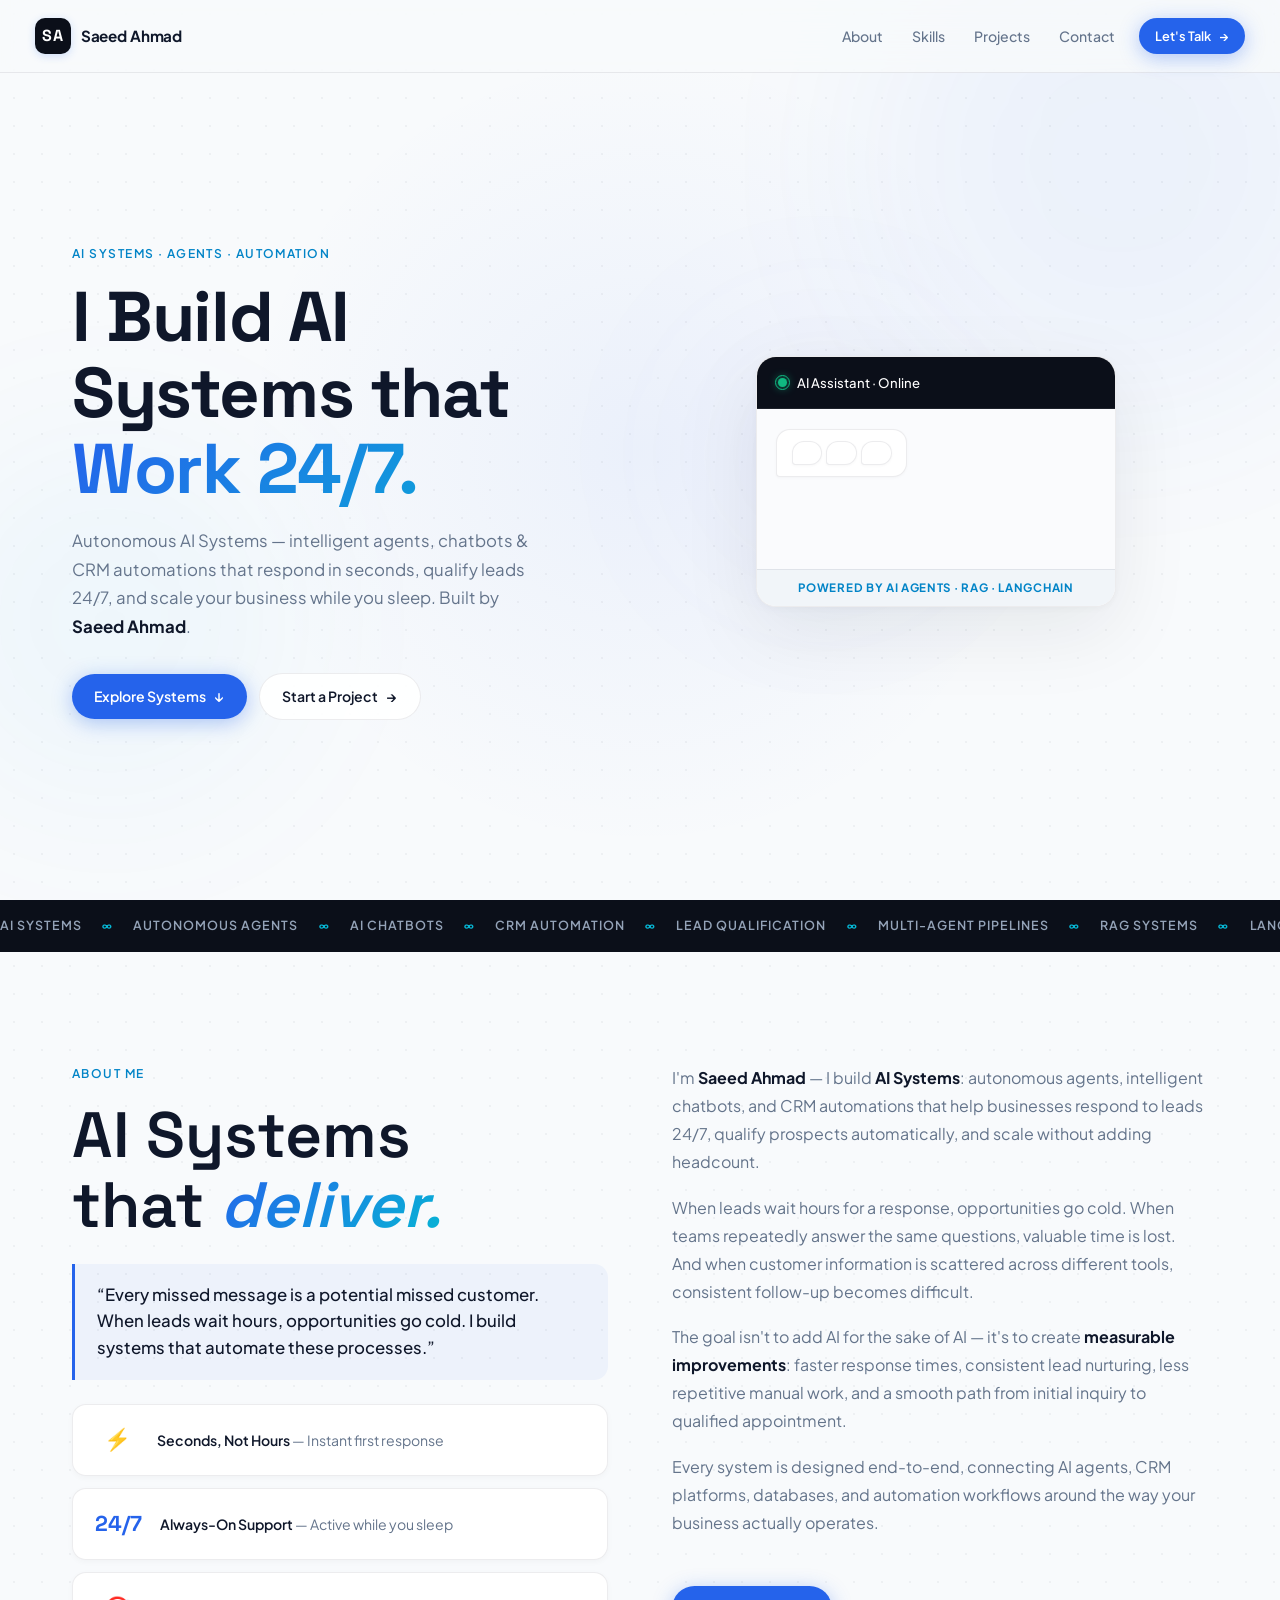
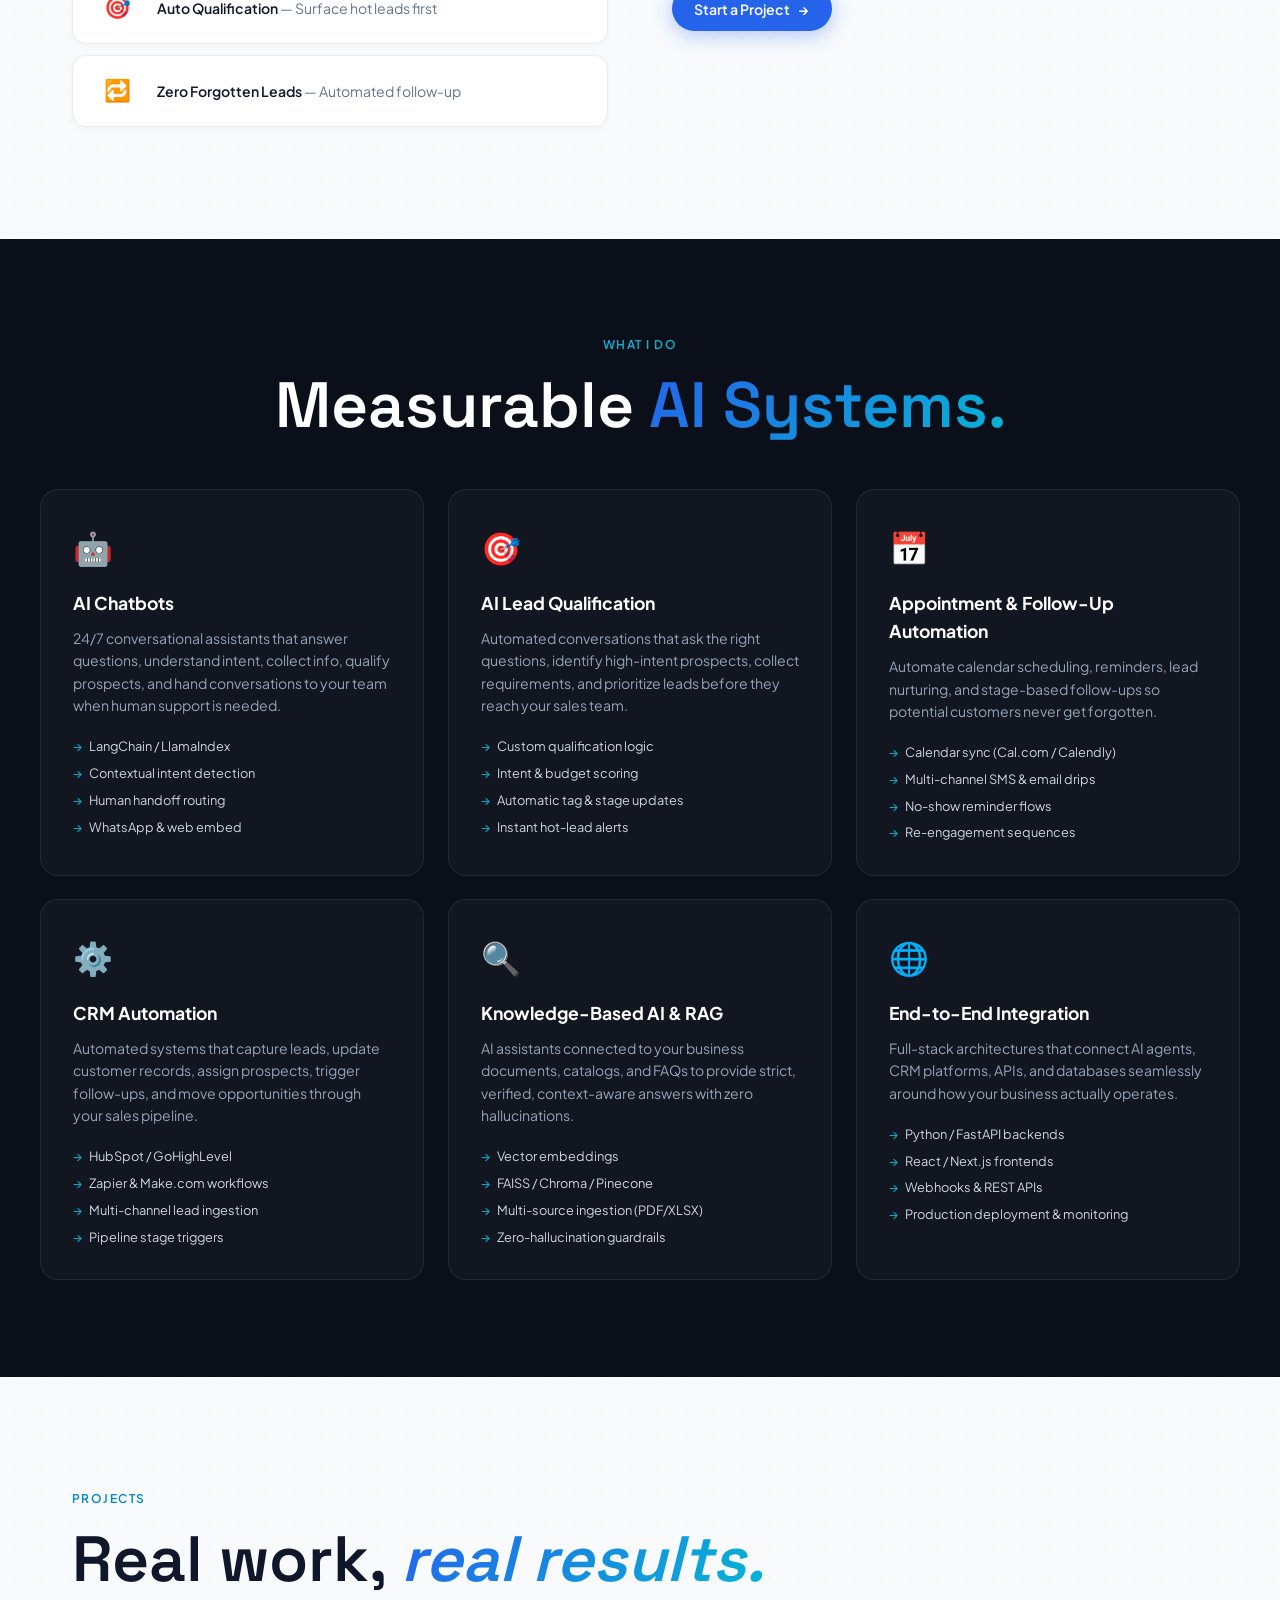
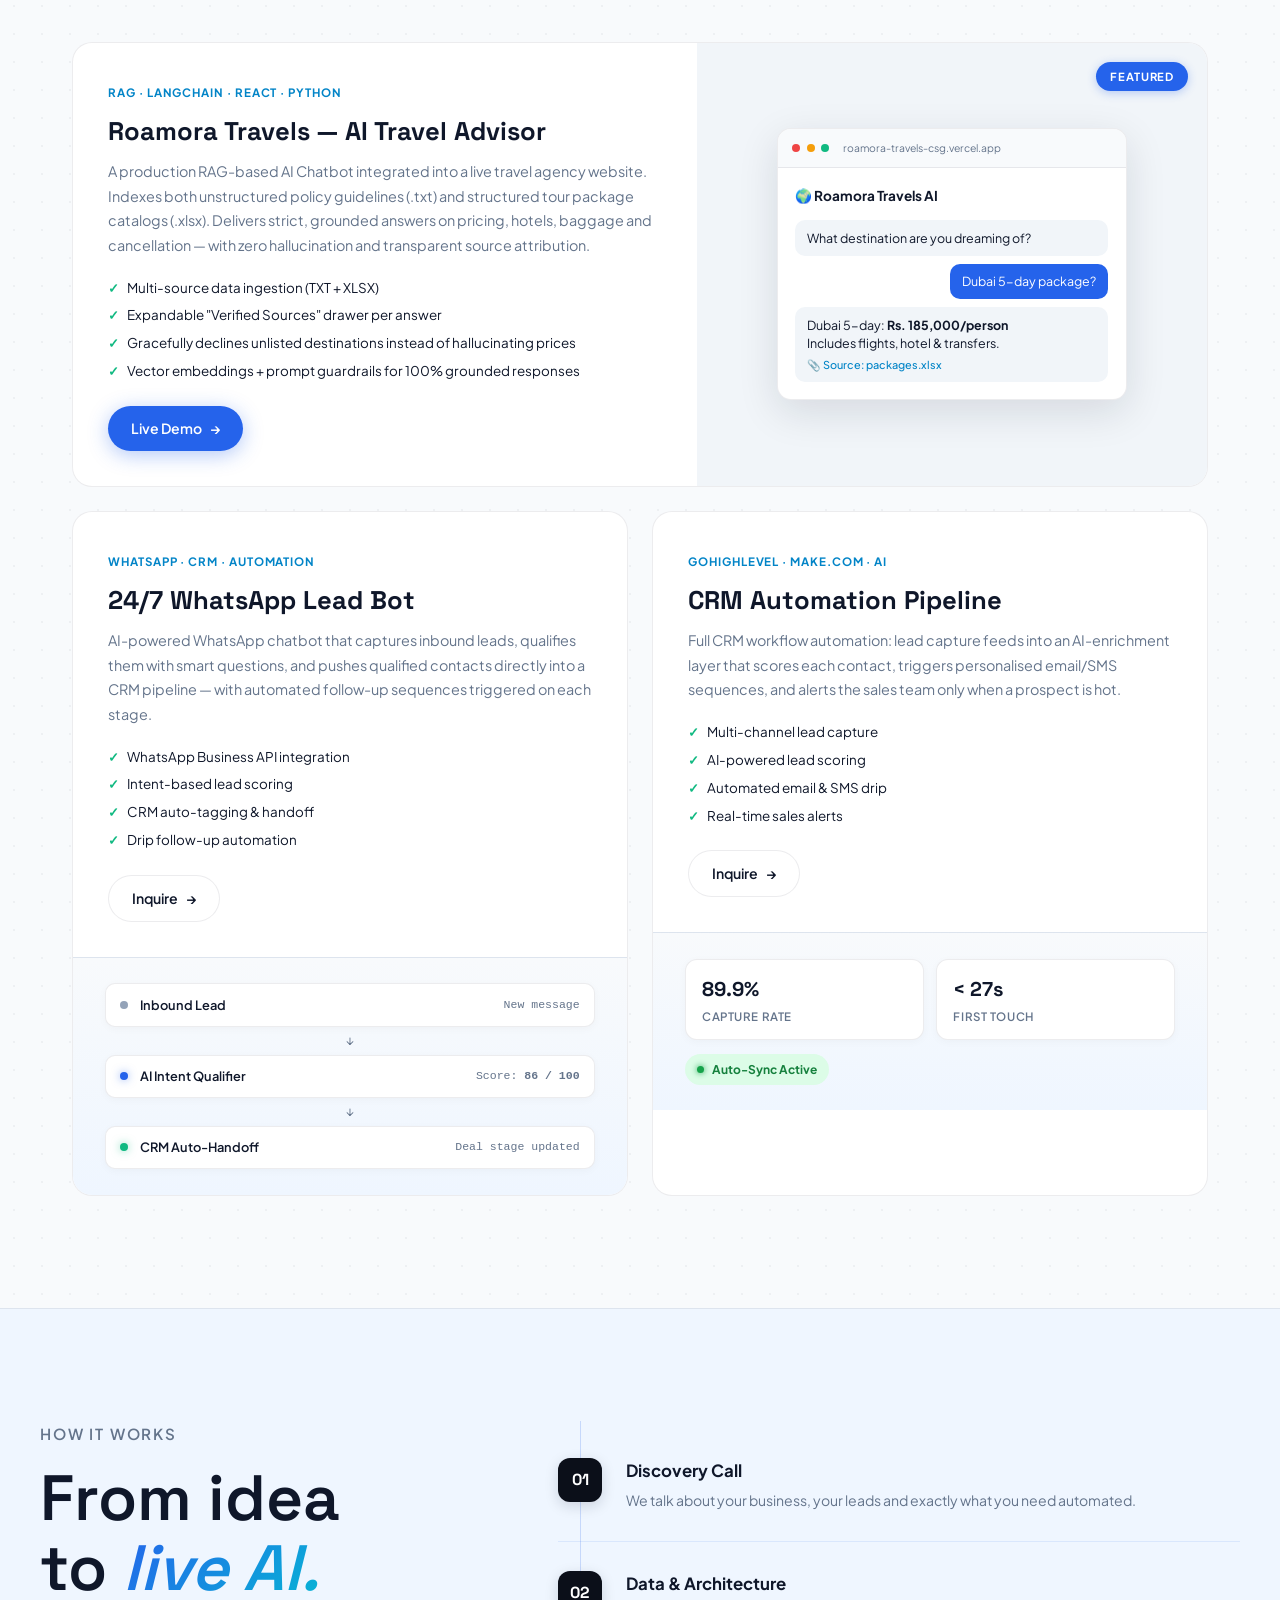
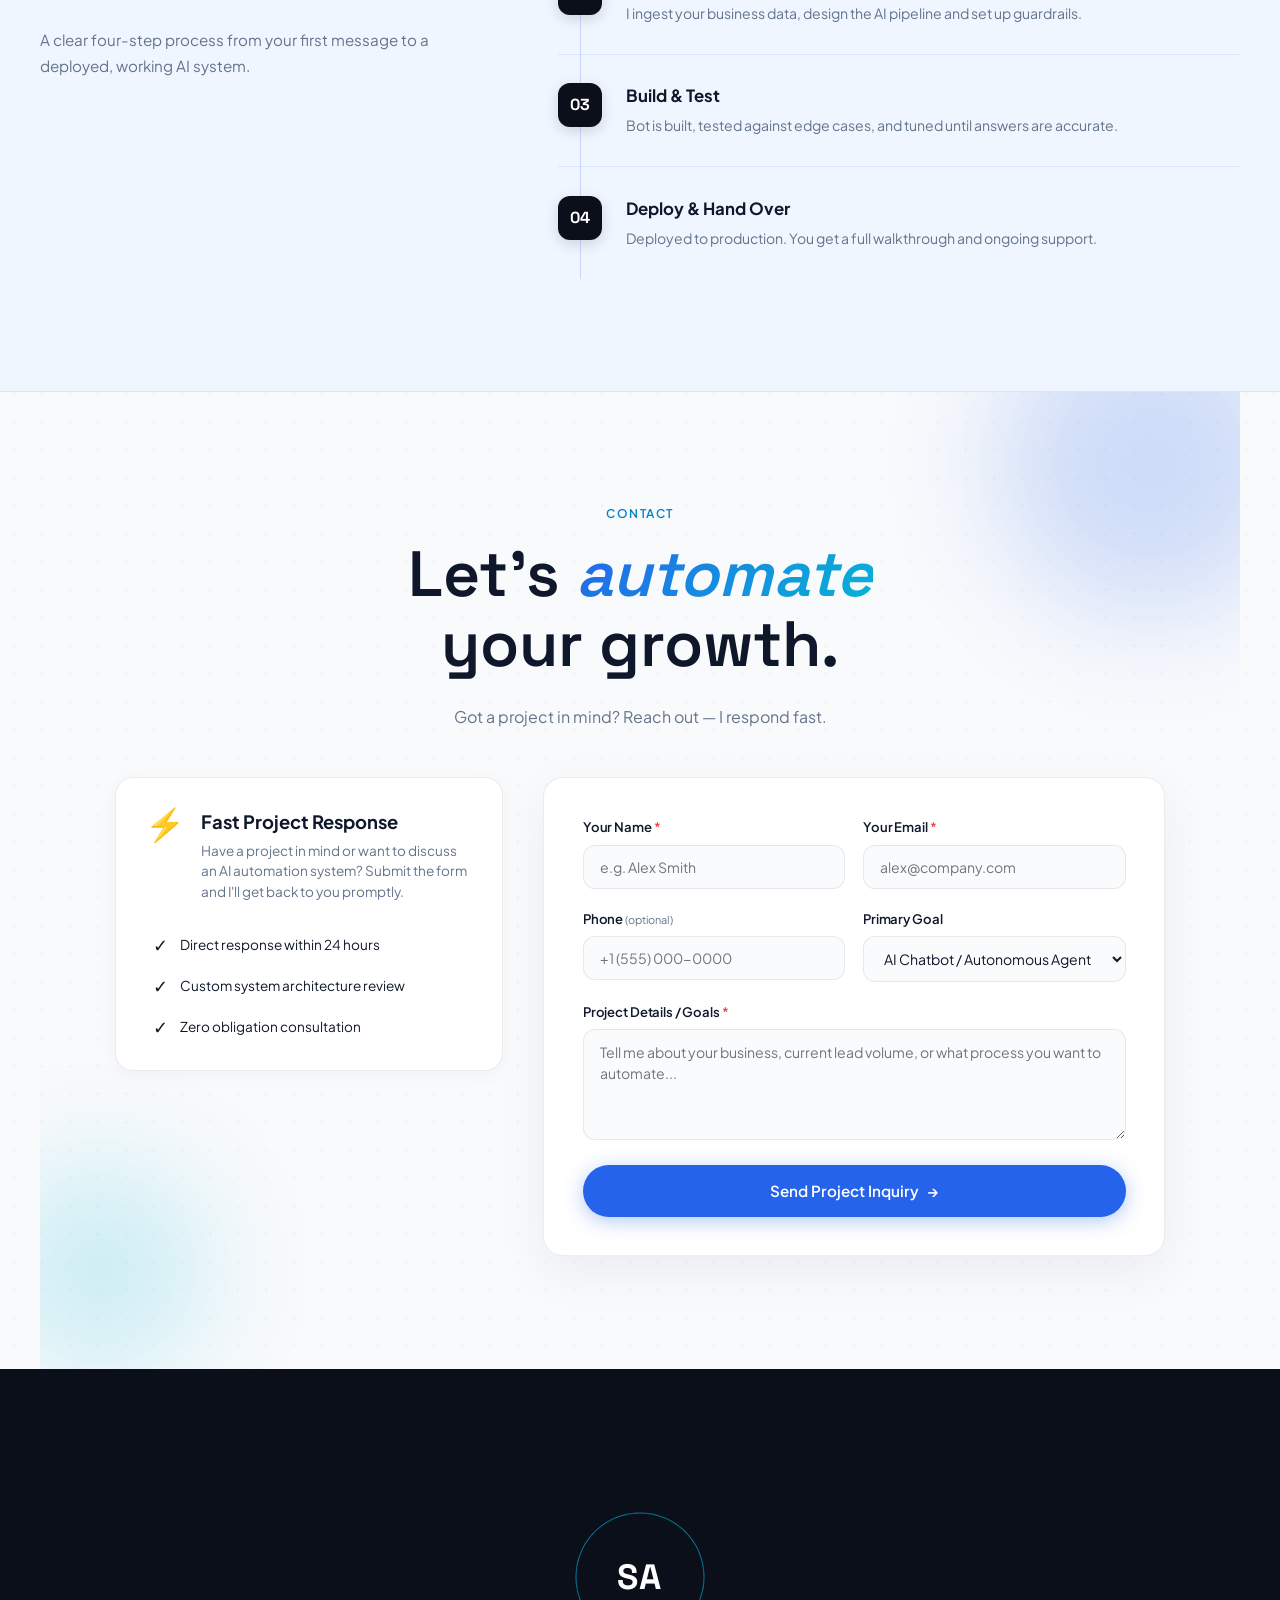
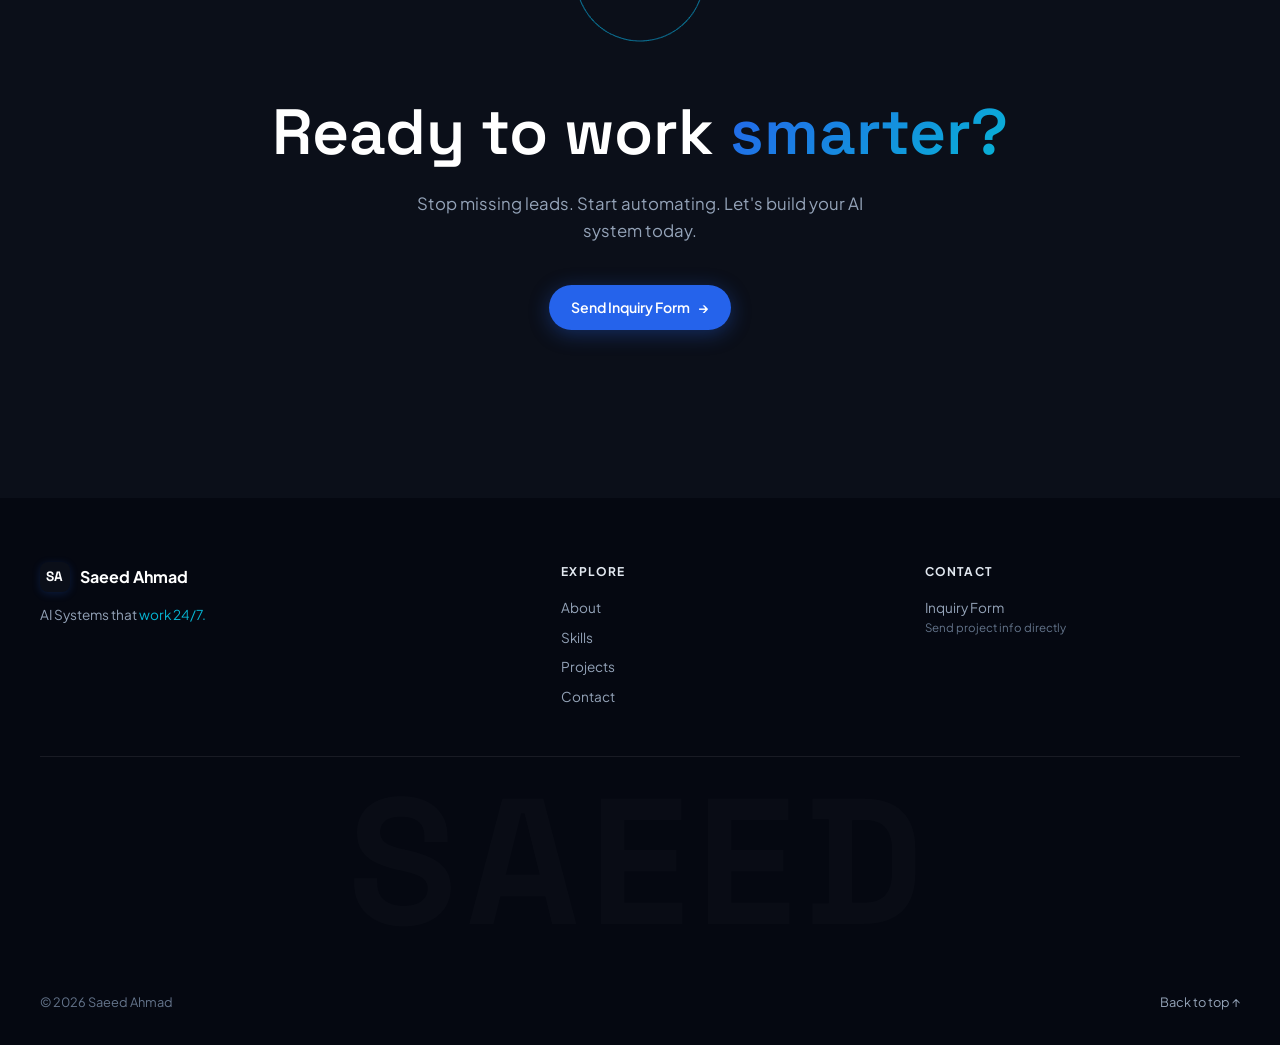
<file: index.html>
<!DOCTYPE html>
<html lang="en">
<head>
  <meta charset="UTF-8" />
  <meta name="viewport" content="width=device-width, initial-scale=1" />
  <title>Saeed Ahmad · AI Systems Builder</title>
  <meta name="description" content="Saeed Ahmad builds AI Systems — autonomous agents, chatbots & CRM automations that respond 24/7, qualify leads and scale businesses." />
  
  <!-- Favicon -->
  <link rel="icon" type="image/svg+xml" href="favicon.svg" />

  <!-- Open Graph / Social Sharing -->
  <meta property="og:type" content="website" />
  <meta property="og:title" content="Saeed Ahmad · AI Systems Builder" />
  <meta property="og:description" content="Autonomous AI Systems — agents, chatbots & CRM automations that respond in seconds, qualify leads 24/7, and scale businesses." />
  <meta name="twitter:card" content="summary_large_image" />
  <meta name="twitter:title" content="Saeed Ahmad · AI Systems Builder" />
  <meta name="twitter:description" content="Autonomous AI Systems — agents, chatbots & CRM automations that respond 24/7." />

  <link rel="preconnect" href="https://fonts.googleapis.com" />
  <link rel="preconnect" href="https://fonts.gstatic.com" crossorigin />
  <link href="https://fonts.googleapis.com/css2?family=Plus+Jakarta+Sans:wght@300;400;500;600;700;800&family=Space+Grotesk:wght@400;500;600;700&display=swap" rel="stylesheet" />
  <link rel="stylesheet" href="style.css?v=7" />
</head>
<body>

  <!-- LOADER -->
  <div class="loader" id="loader">
    <div class="loader-ring"><span></span><span></span></div>
    <p class="loader-name">SA</p>
  </div>

  <!-- HEADER -->
  <header class="top" id="top">
    <a class="brand" href="#hero">
      <span class="brand-mark">SA</span>
      <span class="brand-name">Saeed Ahmad</span>
    </a>
    <nav class="nav" id="main-nav" aria-label="Main">
      <a href="#about">About</a>
      <a href="#skills">Skills</a>
      <a href="#projects">Projects</a>
      <a href="#contact">Contact</a>
    </nav>
    <a class="btn red small" href="#contact">
      <span>Let's Talk</span><i>→</i>
    </a>
    <button class="burger" id="burger" aria-expanded="false" aria-controls="main-nav" aria-label="Open menu">
      <i></i><i></i>
    </button>
  </header>

  <main id="main">

    <!-- HERO -->
    <section class="hero" id="hero">
      <div class="hero-bg" aria-hidden="true">
        <div class="orb orb-1"></div>
        <div class="orb orb-2"></div>
        <div class="orb orb-3"></div>
      </div>
      <div class="hero-t">
        <p class="kick" data-reveal>AI Systems · Agents · Automation</p>
        <h1 class="hero-h" data-reveal>
          <span class="w">I Build AI</span>
          <span class="w">Systems that</span>
          <em class="w">Work 24/7.</em>
        </h1>
        <p class="lede" data-reveal>
          Autonomous AI Systems — intelligent agents, chatbots & CRM automations that respond in seconds, qualify leads 24/7, and scale your business while you sleep. Built by <strong>Saeed Ahmad</strong>.
        </p>

        <div class="hero-actions ctas" data-reveal>
          <a class="btn red" href="#projects">
            <span>Explore Systems</span><i>↓</i>
          </a>
          <a class="btn line" href="#contact">
            <span>Start a Project</span><i>→</i>
          </a>
        </div>

      </div>
      <div class="hero-art" aria-hidden="true">
        <div class="bot-card">
          <div class="bot-header">
            <span class="bot-dot green"></span>
            <span class="bot-title">AI Assistant · Online</span>
          </div>
          <div class="bot-body">
            <div class="msg bot-msg"><span>Hi! I qualify your leads 24/7. What's your budget?</span></div>
            <div class="msg user-msg"><span>Around $500–$2000/month</span></div>
            <div class="msg bot-msg typing"><span class="dot"></span><span class="dot"></span><span class="dot"></span></div>
          </div>
          <div class="bot-tag">Powered by AI Agents · RAG · LangChain</div>
        </div>
      </div>
    </section>

    <!-- MARQUEE -->
    <div class="mq" aria-label="Services">
      <div class="mq-t">
        <span>AI Systems <b>∞</b> Autonomous Agents <b>∞</b> AI Chatbots <b>∞</b> CRM Automation <b>∞</b> Lead Qualification <b>∞</b> Multi-Agent Pipelines <b>∞</b> RAG Systems <b>∞</b> LangChain <b>∞</b> Zero Forgotten Leads <b>∞</b></span>
        <span aria-hidden="true">AI Systems <b>∞</b> Autonomous Agents <b>∞</b> AI Chatbots <b>∞</b> CRM Automation <b>∞</b> Lead Qualification <b>∞</b> Multi-Agent Pipelines <b>∞</b> RAG Systems <b>∞</b> LangChain <b>∞</b> Zero Forgotten Leads <b>∞</b></span>
      </div>
    </div>

    <!-- ABOUT -->
    <section class="about" id="about">
      <div class="about-wrap">
        <div class="about-l">
          <p class="kick" data-reveal>About Me</p>
          <h2 class="sec-h" data-reveal>AI Systems<br>that <em>deliver.</em></h2>
          <div class="about-quote" data-reveal>
            <p>“Every missed message is a potential missed customer. When leads wait hours, opportunities go cold. I build systems that automate these processes.”</p>
          </div>
          <div class="about-cards">
            <div class="stat-card" data-reveal><b>⚡</b><span><strong>Seconds, Not Hours</strong> — Instant first response</span></div>
            <div class="stat-card" data-reveal><b>24/7</b><span><strong>Always-On Support</strong> — Active while you sleep</span></div>
            <div class="stat-card" data-reveal><b>🎯</b><span><strong>Auto Qualification</strong> — Surface hot leads first</span></div>
            <div class="stat-card" data-reveal><b>🔁</b><span><strong>Zero Forgotten Leads</strong> — Automated follow-up</span></div>
          </div>
        </div>
        <div class="about-r" data-reveal>
          <p>I'm <strong>Saeed Ahmad</strong> — I build <strong>AI Systems</strong>: autonomous agents, intelligent chatbots, and CRM automations that help businesses respond to leads 24/7, qualify prospects automatically, and scale without adding headcount.</p>
          <p>When leads wait hours for a response, opportunities go cold. When teams repeatedly answer the same questions, valuable time is lost. And when customer information is scattered across different tools, consistent follow-up becomes difficult.</p>
          <p>The goal isn't to add AI for the sake of AI — it's to create <strong>measurable improvements</strong>: faster response times, consistent lead nurturing, less repetitive manual work, and a smooth path from initial inquiry to qualified appointment.</p>
          <p>Every system is designed end-to-end, connecting AI agents, CRM platforms, databases, and automation workflows around the way your business actually operates.</p>
          <a class="btn red" href="#contact" style="margin-top:2rem;display:inline-flex;">
            <span>Start a Project</span><i>→</i>
          </a>
        </div>
      </div>
    </section>

    <!-- SKILLS -->
    <section class="skills" id="skills">
      <p class="kick center" data-reveal>What I Do</p>
      <h2 class="sec-h center" data-reveal>Measurable <em>AI Systems.</em></h2>
      <div class="skills-grid">
        <div class="skill-card" data-reveal>
          <div class="skill-icon">🤖</div>
          <h3>AI Chatbots</h3>
          <p>24/7 conversational assistants that answer questions, understand intent, collect info, qualify prospects, and hand conversations to your team when human support is needed.</p>
          <ul><li>LangChain / LlamaIndex</li><li>Contextual intent detection</li><li>Human handoff routing</li><li>WhatsApp & web embed</li></ul>
        </div>
        <div class="skill-card" data-reveal>
          <div class="skill-icon">🎯</div>
          <h3>AI Lead Qualification</h3>
          <p>Automated conversations that ask the right questions, identify high-intent prospects, collect requirements, and prioritize leads before they reach your sales team.</p>
          <ul><li>Custom qualification logic</li><li>Intent & budget scoring</li><li>Automatic tag & stage updates</li><li>Instant hot-lead alerts</li></ul>
        </div>
        <div class="skill-card" data-reveal>
          <div class="skill-icon">📅</div>
          <h3>Appointment & Follow-Up Automation</h3>
          <p>Automate calendar scheduling, reminders, lead nurturing, and stage-based follow-ups so potential customers never get forgotten.</p>
          <ul><li>Calendar sync (Cal.com / Calendly)</li><li>Multi-channel SMS & email drips</li><li>No-show reminder flows</li><li>Re-engagement sequences</li></ul>
        </div>
        <div class="skill-card" data-reveal>
          <div class="skill-icon">⚙️</div>
          <h3>CRM Automation</h3>
          <p>Automated systems that capture leads, update customer records, assign prospects, trigger follow-ups, and move opportunities through your sales pipeline.</p>
          <ul><li>HubSpot / GoHighLevel</li><li>Zapier & Make.com workflows</li><li>Multi-channel lead ingestion</li><li>Pipeline stage triggers</li></ul>
        </div>
        <div class="skill-card" data-reveal>
          <div class="skill-icon">🔍</div>
          <h3>Knowledge-Based AI & RAG</h3>
          <p>AI assistants connected to your business documents, catalogs, and FAQs to provide strict, verified, context-aware answers with zero hallucinations.</p>
          <ul><li>Vector embeddings</li><li>FAISS / Chroma / Pinecone</li><li>Multi-source ingestion (PDF/XLSX)</li><li>Zero-hallucination guardrails</li></ul>
        </div>
        <div class="skill-card" data-reveal>
          <div class="skill-icon">🌐</div>
          <h3>End-to-End Integration</h3>
          <p>Full-stack architectures that connect AI agents, CRM platforms, APIs, and databases seamlessly around how your business actually operates.</p>
          <ul><li>Python / FastAPI backends</li><li>React / Next.js frontends</li><li>Webhooks & REST APIs</li><li>Production deployment & monitoring</li></ul>
        </div>
      </div>
    </section>

    <!-- PROJECTS -->
    <section class="projects" id="projects">
      <p class="kick" data-reveal>Projects</p>
      <h2 class="sec-h" data-reveal>Real work, <em>real results.</em></h2>
      <div class="proj-grid">

        <!-- Featured -->
        <article class="proj-card featured" data-reveal>
          <div class="proj-badge">Featured</div>
          <div class="proj-content">
            <span class="proj-tag">RAG · LangChain · React · Python</span>
            <h3>Roamora Travels — AI Travel Advisor</h3>
            <p>A production RAG-based AI Chatbot integrated into a live travel agency website. Indexes both unstructured policy guidelines (.txt) and structured tour package catalogs (.xlsx). Delivers strict, grounded answers on pricing, hotels, baggage and cancellation — with zero hallucination and transparent source attribution.</p>
            <ul class="proj-highlights">
              <li>Multi-source data ingestion (TXT + XLSX)</li>
              <li>Expandable "Verified Sources" drawer per answer</li>
              <li>Gracefully declines unlisted destinations instead of hallucinating prices</li>
              <li>Vector embeddings + prompt guardrails for 100% grounded responses</li>
            </ul>
            <div class="proj-links">
              <a class="btn red" href="https://roamora-travels-csg.vercel.app/" target="_blank" rel="noopener">
                <span>Live Demo</span><i>→</i>
              </a>
            </div>
          </div>
          <div class="proj-visual" aria-hidden="true">
            <div class="proj-mock">
              <div class="mock-bar">
                <span></span><span></span><span></span>
                <div class="mock-url">roamora-travels-csg.vercel.app</div>
              </div>
              <div class="mock-body">
                <div class="mock-header">🌍 Roamora Travels AI</div>
                <div class="mock-chat">
                  <div class="mock-msg bot">What destination are you dreaming of?</div>
                  <div class="mock-msg user">Dubai 5-day package?</div>
                  <div class="mock-msg bot">Dubai 5-day: <strong>Rs. 185,000/person</strong><br>Includes flights, hotel & transfers.<span class="mock-source">📎 Source: packages.xlsx</span></div>
                </div>
              </div>
            </div>
          </div>
        </article>

        <!-- Card 2 -->
        <article class="proj-card" data-reveal>
          <div class="proj-content">
            <span class="proj-tag">WhatsApp · CRM · Automation</span>
            <h3>24/7 WhatsApp Lead Bot</h3>
            <p>AI-powered WhatsApp chatbot that captures inbound leads, qualifies them with smart questions, and pushes qualified contacts directly into a CRM pipeline — with automated follow-up sequences triggered on each stage.</p>
            <ul class="proj-highlights">
              <li>WhatsApp Business API integration</li>
              <li>Intent-based lead scoring</li>
              <li>CRM auto-tagging & handoff</li>
              <li>Drip follow-up automation</li>
            </ul>
            <div class="proj-links">
              <a class="btn line" href="#contact">
                <span>Inquire</span><i>→</i>
              </a>
            </div>
          </div>
          <div class="proj-visual-mini" aria-hidden="true">
            <div class="pipeline-preview">
              <div class="pipe-node active">
                <span class="p-dot"></span>
                <span class="p-title">Inbound Lead</span>
                <span class="p-val">New message</span>
              </div>
              <div class="pipe-arrow">↓</div>
              <div class="pipe-node active">
                <span class="p-dot blue"></span>
                <span class="p-title">AI Intent Qualifier</span>
                <span class="p-val">Score: <strong data-counter="94" data-suffix=" / 100">0 / 100</strong></span>
              </div>
              <div class="pipe-arrow">↓</div>
              <div class="pipe-node">
                <span class="p-dot green"></span>
                <span class="p-title">CRM Auto-Handoff</span>
                <span class="p-val">Deal stage updated</span>
              </div>
            </div>
          </div>
        </article>

        <!-- Card 3 -->
        <article class="proj-card" data-reveal>
          <div class="proj-content">
            <span class="proj-tag">GoHighLevel · Make.com · AI</span>
            <h3>CRM Automation Pipeline</h3>
            <p>Full CRM workflow automation: lead capture feeds into an AI-enrichment layer that scores each contact, triggers personalised email/SMS sequences, and alerts the sales team only when a prospect is hot.</p>
            <ul class="proj-highlights">
              <li>Multi-channel lead capture</li>
              <li>AI-powered lead scoring</li>
              <li>Automated email & SMS drip</li>
              <li>Real-time sales alerts</li>
            </ul>
            <div class="proj-links">
              <a class="btn line" href="#contact">
                <span>Inquire</span><i>→</i>
              </a>
            </div>
          </div>
          <div class="proj-visual-mini" aria-hidden="true">
            <div class="crm-preview">
              <div class="crm-stat-row">
                <div class="crm-stat"><span class="cs-num" data-counter="98.2" data-decimals="1" data-suffix="%">0.0%</span><span class="cs-lbl">Capture Rate</span></div>
                <div class="crm-stat"><span class="cs-num" data-counter="30" data-prefix="< " data-suffix="s">&lt; 0s</span><span class="cs-lbl">First Touch</span></div>
              </div>
              <div class="crm-live-badge"><span class="ping-circle"></span> Auto-Sync Active</div>
            </div>
          </div>
        </article>

      </div>
    </section>

    <!-- PROCESS -->
    <section class="process" id="process">
      <div class="process-wrap">
        <div class="process-l">
          <p class="kick" data-reveal>How It Works</p>
          <h2 class="sec-h" data-reveal>From idea<br>to <em>live AI.</em></h2>
          <p data-reveal>A clear four-step process from your first message to a deployed, working AI system.</p>
        </div>
        <ol class="process-steps">
          <li data-reveal><span class="step-n">01</span><div><h3>Discovery Call</h3><p>We talk about your business, your leads and exactly what you need automated.</p></div></li>
          <li data-reveal><span class="step-n">02</span><div><h3>Data & Architecture</h3><p>I ingest your business data, design the AI pipeline and set up guardrails.</p></div></li>
          <li data-reveal><span class="step-n">03</span><div><h3>Build & Test</h3><p>Bot is built, tested against edge cases, and tuned until answers are accurate.</p></div></li>
          <li data-reveal><span class="step-n">04</span><div><h3>Deploy & Hand Over</h3><p>Deployed to production. You get a full walkthrough and ongoing support.</p></div></li>
        </ol>
      </div>
    </section>

    <!-- CONTACT -->
    <section class="contact" id="contact">
      <div class="contact-drops" aria-hidden="true">
        <div class="drop d1"></div><div class="drop d2"></div><div class="drop d3"></div>
      </div>
      <p class="kick center" data-reveal>Contact</p>
      <h2 class="sec-h center" data-reveal>Let's <em>automate</em><br>your growth.</h2>
      <p class="contact-sub center" data-reveal>Got a project in mind? Reach out — I respond fast.</p>
      <div class="contact-wrap" data-reveal>
        <div class="contact-info-side">
          <div class="contact-fast-card">
            <div class="cfc-head">
              <span class="cfc-icon">⚡</span>
              <div>
                <h3>Fast Project Response</h3>
                <p>Have a project in mind or want to discuss an AI automation system? Submit the form and I'll get back to you promptly.</p>
              </div>
            </div>
            <div class="contact-perks">
              <div class="c-perk"><span>✓</span> Direct response within 24 hours</div>
              <div class="c-perk"><span>✓</span> Custom system architecture review</div>
              <div class="c-perk"><span>✓</span> Zero obligation consultation</div>
            </div>
          </div>
        </div>

        <form class="contact-form" id="contact-form" action="https://formsubmit.co/ajax/nyxora.csg@gmail.com" method="POST">
          <input type="text" name="_honey" style="display:none">
          <input type="hidden" name="_template" value="table">
          <input type="hidden" name="_subject" value="New AI System Inquiry — Saeed Ahmad Portfolio">

          <div class="form-row">
            <div class="form-group">
              <label for="c-name">Your Name <em>*</em></label>
              <input type="text" id="c-name" name="name" placeholder="e.g. Alex Smith" required>
            </div>
            <div class="form-group">
              <label for="c-email">Your Email <em>*</em></label>
              <input type="email" id="c-email" name="email" placeholder="alex@company.com" required>
            </div>
          </div>

          <div class="form-row">
            <div class="form-group">
              <label for="c-phone">Phone <small>(optional)</small></label>
              <input type="tel" id="c-phone" name="phone" placeholder="+1 (555) 000-0000">
            </div>
            <div class="form-group">
              <label for="c-service">Primary Goal</label>
              <select id="c-service" name="service">
                <option value="AI Chatbot / Agent">AI Chatbot / Autonomous Agent</option>
                <option value="Lead Qualification System">Lead Qualification & Auto Follow-up</option>
                <option value="CRM Automation">CRM Automation & Lead Routing</option>
                <option value="Knowledge-Base RAG">Knowledge-Base RAG System</option>
                <option value="End-to-End System">Full Custom AI System</option>
                <option value="General Consultation">General Consultation / Other</option>
              </select>
            </div>
          </div>

          <div class="form-group">
            <label for="c-message">Project Details / Goals <em>*</em></label>
            <textarea id="c-message" name="message" rows="4" placeholder="Tell me about your business, current lead volume, or what process you want to automate..." required></textarea>
          </div>

          <button class="btn red form-submit-btn" type="submit" id="form-submit-btn">
            <span>Send Project Inquiry</span><i>→</i>
          </button>
          <div class="form-status" id="form-status" aria-live="polite"></div>
        </form>
      </div>
    </section>

    <!-- FINAL CTA -->
    <section class="final">
      <div class="final-ring" aria-hidden="true">
        <svg viewBox="0 0 300 300">
          <circle class="fring a" cx="150" cy="150" r="120"/>
          <circle class="fring b" cx="150" cy="150" r="120"/>
        </svg>
        <span class="final-mark">SA</span>
      </div>
      <h2 class="sec-h center" data-reveal>Ready to work <em>smarter?</em></h2>
      <p class="center" data-reveal>Stop missing leads. Start automating. Let's build your AI system today.</p>
      <p class="ctas center" data-reveal>
        <a class="btn red" href="#contact"><span>Send Inquiry Form</span><i>→</i></a>
      </p>
    </section>

  </main>

  <!-- FOOTER -->
  <footer class="foot">
    <div class="foot-top">
      <div class="ft-brand">
        <a class="ft-logo" href="#main"><span class="brand-mark small">SA</span><span>Saeed Ahmad</span></a>
        <p class="ft-tag">AI Systems that <em>work 24/7.</em></p>
      </div>
      <nav class="ft-col" aria-label="Footer">
        <h3>Explore</h3>
        <ul>
          <li><a href="#about">About</a></li>
          <li><a href="#skills">Skills</a></li>
          <li><a href="#projects">Projects</a></li>
          <li><a href="#contact">Contact</a></li>
        </ul>
      </nav>
      <div class="ft-col">
        <h3>Contact</h3>
        <ul>
          <li><a href="#contact">Inquiry Form<small>Send project info directly</small></a></li>
        </ul>
      </div>
    </div>
    <div class="bigword" aria-hidden="true">SAEED</div>
    <div class="ft-bottom">
      <p>© 2026 Saeed Ahmad</p>
      <a class="ft-up" href="#main">Back to top ↑</a>
    </div>
  </footer>

  <!-- Progress / back-to-top -->
  <button class="prog" id="prog" aria-label="Back to top">
    <svg viewBox="0 0 44 44"><circle class="pb" cx="22" cy="22" r="18"/><circle class="pf" id="pf" cx="22" cy="22" r="18" pathLength="1"/></svg>
    <span>↑</span>
  </button>

  <script src="script.js?v=5"></script>
</body>
</html>
</file>
<file: style.css>
/* ─── RESET & ROOT ─────────────────────────────────────────── */
*, *::before, *::after { box-sizing: border-box; margin: 0; padding: 0; }

:root {
  --bg:     #F8FAFC;
  --bg2:    #EFF6FF;
  --ink:    #0F172A;
  --muted:  #64748B;
  --red:    #2563EB;
  --red-hover: #1D4ED8;
  --line:   rgba(15, 23, 42, 0.08);
  --line-glow: rgba(37, 99, 235, 0.28);
  --crema:  #0284C7;
  --dark:   #0B0F19;
  --milk:   #F1F5F9;
  --accent-cyan: #06B6D4;
  --accent-emerald: #10B981;
  --sans:   'Plus Jakarta Sans', -apple-system, BlinkMacSystemFont, sans-serif;
  --serif:  'Space Grotesk', sans-serif;
  --ease:   cubic-bezier(.16,1,.3,1);
  --ease-spring: cubic-bezier(.34, 1.56, .64, 1);
  --ease-out: cubic-bezier(.215, .61, .355, 1);
  --transition-smooth: all .35s cubic-bezier(.16, 1, .3, 1);
  --mouse-x: 50%;
  --mouse-y: 50%;
}

html {
  scroll-behavior: smooth;
  overflow-x: hidden;
  max-width: 100%;
}

body {
  font-family: var(--sans);
  background-color: var(--bg);
  background-image: 
    radial-gradient(rgba(15, 23, 42, 0.045) 1px, transparent 1px),
    radial-gradient(800px circle at var(--mouse-x, 50%) var(--mouse-y, 50%), rgba(37, 99, 235, 0.06), transparent 50%);
  background-size: 28px 28px, 100% 100%;
  background-attachment: scroll, fixed;
  color: var(--ink);
  line-height: 1.6;
  overflow-x: hidden;
  max-width: 100%;
  position: relative;
}

img { max-width: 100%; display: block; }
a { color: inherit; text-decoration: none; }
ul { list-style: none; }
button { cursor: pointer; border: none; background: none; font: inherit; }

/* ─── TYPOGRAPHY ───────────────────────────────────────────── */
.kick {
  font-size: .75rem;
  font-weight: 600;
  letter-spacing: .12em;
  text-transform: uppercase;
  color: var(--crema);
  margin-bottom: 1rem;
}
.kick.center { text-align: center; }

.sec-h {
  font-family: var(--serif);
  font-size: clamp(2.4rem, 5vw, 4.2rem);
  font-weight: 600;
  line-height: 1.1;
  margin-bottom: 1.5rem;
}
.sec-h em { 
  font-style: italic; 
  background: linear-gradient(135deg, #2563EB 0%, #06B6D4 100%);
  -webkit-background-clip: text;
  -webkit-text-fill-color: transparent;
}
.sec-h.center { text-align: center; }

.center { text-align: center; }

/* ─── BUTTONS ──────────────────────────────────────────────── */
.btn {
  display: inline-flex;
  align-items: center;
  gap: .5rem;
  padding: .7rem 1.4rem;
  border-radius: 50px;
  font-size: .88rem;
  font-weight: 600;
  position: relative;
  overflow: hidden;
  transition: transform .3s var(--ease), box-shadow .3s var(--ease), background .25s ease, border-color .25s ease, color .25s ease;
  white-space: nowrap;
}
.btn i { transition: transform .3s var(--ease); }
.btn:hover { transform: translateY(-3px); }
.btn:hover i { transform: translateX(4px); }
.btn:active { transform: translateY(-1px); }

.btn.red {
  background: var(--red);
  color: #fff;
  box-shadow: 0 4px 20px rgba(37, 99, 235, .35);
}
.btn.red::after {
  content: '';
  position: absolute;
  top: -50%; left: -60%;
  width: 30%; height: 200%;
  background: linear-gradient(120deg, transparent, rgba(255, 255, 255, .35), transparent);
  transform: rotate(25deg);
  transition: transform .6s var(--ease);
}
.btn.red:hover::after {
  transform: translateX(450%) rotate(25deg);
}
.btn.red:hover {
  background: var(--red-hover);
  box-shadow: 0 8px 30px rgba(37, 99, 235, .5);
}

.btn.line {
  background: rgba(255, 255, 255, 0.9);
  color: var(--ink);
  border: 1.5px solid var(--line);
  backdrop-filter: blur(8px);
}
.btn.line:hover {
  border-color: var(--red);
  color: var(--red);
  background: #fff;
  box-shadow: 0 8px 24px rgba(37, 99, 235, .15);
  transform: translateY(-3px);
}

.btn.small { padding: .5rem 1rem; font-size: .8rem; }

.ctas {
  display: flex;
  flex-wrap: wrap;
  gap: .75rem;
  align-items: center;
}
.ctas.center { justify-content: center; }

/* ─── LOADER ───────────────────────────────────────────────── */
.loader {
  position: fixed; inset: 0;
  background: var(--dark);
  display: flex; flex-direction: column;
  align-items: center; justify-content: center;
  z-index: 9999;
  transition: opacity .6s var(--ease), visibility .6s;
}
.loader.gone { opacity: 0; visibility: hidden; pointer-events: none; }

.loader-ring {
  position: relative;
  width: 60px; height: 60px;
  margin-bottom: 1rem;
}
.loader-ring span {
  position: absolute; inset: 0;
  border-radius: 50%;
  border: 2px solid transparent;
  border-top-color: var(--crema);
  animation: spin 1s linear infinite;
}
.loader-ring span:nth-child(2) {
  inset: 8px;
  border-top-color: var(--red);
  animation-duration: .75s;
  animation-direction: reverse;
}
.loader-name {
  font-family: var(--serif);
  font-size: 1.4rem;
  color: #fff;
  letter-spacing: .2em;
}
@keyframes spin { to { transform: rotate(360deg); } }

/* ─── HEADER ───────────────────────────────────────────────── */
.top {
  position: fixed; top: 0; left: 0; right: 0;
  z-index: 100;
  display: flex;
  align-items: center;
  gap: 1.5rem;
  padding: 1.1rem 2.2rem;
  background: rgba(248, 250, 252, .8);
  backdrop-filter: blur(18px);
  -webkit-backdrop-filter: blur(18px);
  border-bottom: 1px solid var(--line);
  transition: all .4s var(--ease);
}
.top.scrolled {
  top: 1rem;
  left: 50%;
  right: auto;
  transform: translateX(-50%);
  width: calc(100% - 3rem);
  max-width: 1100px;
  border-radius: 50px;
  padding: .75rem 1.8rem;
  border: 1px solid rgba(255, 255, 255, 0.7);
  background: rgba(255, 255, 255, .82);
  box-shadow: 0 16px 36px rgba(15, 23, 42, .08), inset 0 1px 0 rgba(255, 255, 255, .9);
}

.brand {
  display: flex; align-items: center; gap: .6rem;
  font-weight: 700; font-size: .95rem;
  flex-shrink: 0;
  letter-spacing: -0.01em;
}
.brand-mark {
  width: 36px; height: 36px;
  background: var(--dark);
  color: #fff;
  border-radius: 10px;
  display: grid; place-items: center;
  font-family: var(--serif);
  font-size: 1rem;
  font-weight: 700;
  letter-spacing: .05em;
  flex-shrink: 0;
  box-shadow: 0 2px 8px rgba(37, 99, 235, .2);
}
.brand-mark.small { width: 30px; height: 30px; font-size: .85rem; border-radius: 8px; }

.nav {
  display: flex;
  align-items: center;
  gap: 1.8rem;
  margin-left: auto;
}
.nav a {
  font-size: .88rem;
  font-weight: 500;
  color: var(--muted);
  transition: color .2s;
  position: relative;
}
.nav a::after {
  content: '';
  position: absolute; bottom: -3px; left: 0; right: 0;
  height: 2px;
  background: var(--red);
  transform: scaleX(0);
  transition: transform .25s var(--ease);
}
.nav a:hover, .nav a.active { color: var(--ink); }
.nav a:hover::after, .nav a.active::after { transform: scaleX(1); }

.burger {
  display: none;
  flex-direction: column;
  gap: 5px;
  padding: 4px;
  margin-left: auto;
}
.burger i {
  display: block;
  width: 22px; height: 2px;
  background: var(--ink);
  border-radius: 2px;
  transition: transform .3s var(--ease), opacity .2s;
}
.burger[aria-expanded="true"] i { background: #fff; }
.burger[aria-expanded="true"] i:first-child { transform: translateY(7px) rotate(45deg); }
.burger[aria-expanded="true"] i:last-child  { transform: translateY(-7px) rotate(-45deg); }

/* ─── REVEAL ANIMATION ─────────────────────────────────────── */
[data-reveal] {
  opacity: 0;
  transform: translateY(28px);
  will-change: opacity, transform;
  transition: opacity .8s var(--ease), transform .8s var(--ease);
}
[data-reveal="left"] {
  transform: translateX(-36px);
}
[data-reveal="right"] {
  transform: translateX(36px);
}
[data-reveal="zoom"] {
  transform: scale(0.92);
}
[data-reveal].visible {
  opacity: 1;
  transform: translate(0) scale(1);
}

/* ─── HERO ─────────────────────────────────────────────────── */
.hero {
  min-height: 100vh;
  display: grid;
  grid-template-columns: 1fr 1fr;
  align-items: center;
  gap: 3rem;
  padding: 8rem 2rem 4rem;
  max-width: 1200px;
  margin: 0 auto;
  position: relative;
}

.hero-bg {
  position: fixed;
  inset: 0;
  pointer-events: none;
  z-index: -1;
  overflow: hidden;
}
.orb {
  position: absolute;
  border-radius: 50%;
  filter: blur(90px);
  opacity: .35;
  animation: drift 14s ease-in-out infinite alternate;
}
.orb-1 { width: 520px; height: 520px; background: rgba(37, 99, 235, .15); top: -100px; right: -100px; animation-delay: 0s; }
.orb-2 { width: 380px; height: 380px; background: rgba(14, 165, 233, .12); bottom: 10%; left: -80px; animation-delay: -4s; }
.orb-3 { width: 280px; height: 280px; background: rgba(99, 102, 241, .12); top: 35%; right: 25%; animation-delay: -8s; }
@keyframes drift {
  0%   { transform: translate(0, 0) scale(1); }
  50%  { transform: translate(35px, -25px) scale(1.08); }
  100% { transform: translate(-20px, 20px) scale(0.95); }
}

.hero-t { max-width: 580px; }

.hero-h {
  font-family: var(--serif);
  font-size: clamp(2.8rem, 5.5vw, 4.8rem);
  font-weight: 700;
  line-height: 1.08;
  letter-spacing: -0.02em;
  margin-bottom: 1.2rem;
}
.hero-h em { color: var(--red); font-style: normal; background: linear-gradient(135deg, #2563EB 0%, #06B6D4 100%); -webkit-background-clip: text; -webkit-text-fill-color: transparent; }
.hero-h .w {
  display: block;
  opacity: 0;
  transform: translateY(32px);
  filter: blur(6px);
  will-change: opacity, transform, filter;
  transition: opacity .7s var(--ease), transform .7s var(--ease), filter .7s var(--ease);
}
.hero-h .w.in {
  opacity: 1;
  transform: translateY(0);
  filter: blur(0);
}

.lede {
  font-size: 1.05rem;
  color: var(--muted);
  max-width: 480px;
  margin-bottom: 2rem;
  line-height: 1.7;
}
.lede strong { color: var(--ink); }

/* ─── BOT CARD ─────────────────────────────────────────────── */
.hero-art { display: flex; align-items: center; justify-content: center; }

.bot-card {
  background: #fff;
  border-radius: 20px;
  box-shadow: 0 24px 80px rgba(15, 23, 42, .08), 0 2px 10px rgba(15, 23, 42, .04), inset 0 1px 0 rgba(255, 255, 255, 0.9);
  width: 100%;
  max-width: 360px;
  overflow: hidden;
  border: 1px solid var(--line);
  animation: floatCard 6s ease-in-out infinite;
  transition: transform .35s var(--ease), box-shadow .35s var(--ease), border-color .35s ease;
  position: relative;
  will-change: transform;
}
.bot-card:hover {
  animation-play-state: paused;
  transform: translateY(-8px) scale(1.015);
  box-shadow: 0 32px 100px rgba(37, 99, 235, .18), 0 4px 16px rgba(15, 23, 42, .06);
  border-color: rgba(37, 99, 235, 0.35);
}
@keyframes floatCard {
  0%, 100% { transform: translateY(0) rotate(0deg); }
  50% { transform: translateY(-12px) rotate(0.4deg); }
}

.bot-header {
  background: var(--dark);
  color: #fff;
  padding: .95rem 1.3rem;
  display: flex;
  align-items: center;
  gap: .65rem;
  font-size: .82rem;
  font-weight: 500;
  border-bottom: 1px solid rgba(255, 255, 255, 0.08);
}
.bot-dot {
  width: 9px; height: 9px;
  border-radius: 50%;
  position: relative;
}
.bot-dot.green { 
  background: #10B981; 
  box-shadow: 0 0 10px #10B981; 
}
.bot-dot.green::after {
  content: '';
  position: absolute;
  inset: -3px;
  border-radius: 50%;
  border: 1.5px solid #10B981;
  animation: pingDot 2s cubic-bezier(0, 0, 0.2, 1) infinite;
}
@keyframes pingDot {
  0% { transform: scale(1); opacity: 0.9; }
  75%, 100% { transform: scale(2.2); opacity: 0; }
}

.bot-body {
  padding: 1.2rem;
  display: flex;
  flex-direction: column;
  gap: .7rem;
  min-height: 160px;
  background: #FAFBFD;
}

.msg { display: flex; }
.bot-msg { justify-content: flex-start; }
.user-msg { justify-content: flex-end; }

.msg span {
  padding: .65rem .95rem;
  border-radius: 14px;
  font-size: .82rem;
  line-height: 1.45;
  max-width: 80%;
}
.bot-msg span  { background: #fff; color: var(--ink); border: 1px solid var(--line); border-bottom-left-radius: 4px; box-shadow: 0 1px 3px rgba(0,0,0,.03); }
.user-msg span { background: var(--red); color: #fff; border-bottom-right-radius: 4px; box-shadow: 0 2px 8px rgba(37, 99, 235, .25); }

.msg.typing span {
  display: flex;
  align-items: center;
  gap: 4px;
  padding: .7rem .9rem;
}
.dot {
  width: 6px; height: 6px;
  border-radius: 50%;
  background: var(--muted);
  animation: blink 1.2s ease-in-out infinite;
}
.dot:nth-child(2) { animation-delay: .2s; }
.dot:nth-child(3) { animation-delay: .4s; }
@keyframes blink {
  0%, 80%, 100% { opacity: .3; transform: scale(.8); }
  40% { opacity: 1; transform: scale(1); }
}

.bot-tag {
  background: #F1F5F9;
  color: var(--crema);
  font-size: .72rem;
  font-weight: 700;
  text-align: center;
  padding: .55rem;
  letter-spacing: .06em;
  text-transform: uppercase;
  border-top: 1px solid var(--line);
}

/* ─── MARQUEE ──────────────────────────────────────────────── */
.mq {
  overflow: hidden;
  border-top: 1px solid var(--line);
  border-bottom: 1px solid var(--line);
  padding: .95rem 0;
  background: var(--dark);
}
.mq-t {
  display: flex;
  width: max-content;
  animation: marquee 28s linear infinite;
}
.mq-t span {
  display: flex;
  align-items: center;
  gap: 1.2rem;
  padding-right: 1.2rem;
  font-size: .78rem;
  font-weight: 600;
  letter-spacing: .08em;
  text-transform: uppercase;
  color: #94A3B8;
  white-space: nowrap;
}
.mq-t b { color: var(--accent-cyan); font-style: normal; }
@keyframes marquee {
  from { transform: translateX(0); }
  to   { transform: translateX(-50%); }
}

/* ─── ABOUT ────────────────────────────────────────────────── */
.about {
  padding: 7rem 2rem;
  max-width: 1200px;
  margin: 0 auto;
}
.about-wrap {
  display: grid;
  grid-template-columns: 1fr 1fr;
  gap: 4rem;
  align-items: start;
}
.about-cards {
  display: flex;
  flex-direction: column;
  gap: .75rem;
  margin-top: 1.5rem;
}
.about-quote {
  margin-top: 1.5rem;
  padding: 1.1rem 1.35rem;
  border-left: 3px solid var(--red);
  background: rgba(37, 99, 235, 0.05);
  border-radius: 0 14px 14px 0;
}
.about-quote p {
  font-family: var(--sans);
  font-size: 1.05rem;
  font-weight: 500;
  line-height: 1.6;
  color: var(--ink);
  margin: 0;
}
.stat-card {
  background: #fff;
  border: 1px solid var(--line);
  border-radius: 14px;
  padding: 1.1rem 1.4rem;
  display: flex;
  align-items: center;
  gap: 1.1rem;
  transition: transform .35s var(--ease), box-shadow .35s var(--ease), border-color .3s ease;
  box-shadow: 0 2px 6px rgba(15, 23, 42, .03);
}
.stat-card:hover {
  transform: translateX(8px);
  border-color: rgba(37, 99, 235, .3);
  box-shadow: 0 8px 24px rgba(37, 99, 235, .1);
}
.stat-card b {
  font-family: var(--serif);
  font-size: 1.35rem;
  font-weight: 700;
  color: var(--red);
  min-width: 44px;
  display: inline-flex;
  justify-content: center;
  transition: transform .35s var(--ease-spring);
}
.stat-card:hover b {
  transform: scale(1.2);
}
.stat-card span { font-size: .88rem; color: var(--muted); }
.stat-card strong { color: var(--ink); font-weight: 600; }

.about-r p { color: var(--muted); line-height: 1.75; margin-bottom: 1.1rem; font-size: 1rem; }
.about-r strong { color: var(--ink); }

/* ─── SKILLS ───────────────────────────────────────────────── */
.skills {
  padding: 6rem 2rem;
  background: var(--dark);
  color: #fff;
}
.skills .kick { color: var(--accent-cyan); }
.skills .sec-h { color: #fff; max-width: 1200px; margin-left: auto; margin-right: auto; }
.skills .sec-h em { color: var(--accent-cyan); font-style: normal; }

.skills-grid {
  display: grid;
  grid-template-columns: repeat(3, 1fr);
  gap: 1.5rem;
  max-width: 1200px;
  margin: 3rem auto 0;
}

.skill-card {
  background: rgba(255, 255, 255, .03);
  border: 1px solid rgba(255, 255, 255, .08);
  border-radius: 18px;
  padding: 2rem;
  position: relative;
  transition: transform .35s var(--ease), background .3s ease, border-color .3s ease, box-shadow .35s var(--ease);
}
.skill-card:hover {
  transform: translateY(-8px);
  background: rgba(255, 255, 255, .06);
  border-color: rgba(14, 165, 233, .45);
  box-shadow: 0 16px 40px rgba(2, 132, 199, .18);
}
.skill-icon {
  font-size: 2rem;
  margin-bottom: 1rem;
  display: inline-block;
  transition: transform .35s var(--ease-spring);
}
.skill-card:hover .skill-icon {
  transform: scale(1.2) rotate(-5deg);
}
.skill-card h3 { font-size: 1.1rem; font-weight: 700; margin-bottom: .6rem; color: #fff; }
.skill-card p { font-size: .88rem; color: #94A3B8; line-height: 1.6; margin-bottom: 1.2rem; }
.skill-card ul { display: flex; flex-direction: column; gap: .4rem; }
.skill-card li {
  font-size: .8rem;
  color: #CBD5E1;
  padding-left: 1rem;
  position: relative;
  transition: color .2s ease, transform .25s var(--ease);
}
.skill-card:hover li {
  color: #F1F5F9;
}
.skill-card li::before {
  content: '→';
  position: absolute; left: 0;
  color: var(--accent-cyan);
  transition: transform .25s var(--ease);
}
.skill-card:hover li::before {
  transform: translateX(2px);
}

/* ─── PROJECTS ─────────────────────────────────────────────── */
.projects {
  padding: 7rem 2rem;
  max-width: 1200px;
  margin: 0 auto;
}
.proj-grid {
  display: grid;
  grid-template-columns: 1fr 1fr;
  gap: 1.5rem;
  margin-top: 3rem;
}

.proj-card {
  background: #fff;
  border: 1px solid var(--line);
  border-radius: 20px;
  overflow: hidden;
  transition: transform .2s ease-out, box-shadow .35s var(--ease), border-color .3s ease;
  position: relative;
  will-change: transform;
  transform-style: preserve-3d;
}
.proj-card:hover {
  box-shadow: 0 28px 70px rgba(15, 23, 42, .1), 0 0 0 1px rgba(37, 99, 235, .15);
  border-color: rgba(37, 99, 235, .3);
}

.proj-card.featured {
  grid-column: 1 / -1;
  display: grid;
  grid-template-columns: 1.1fr .9fr;
}

.proj-badge {
  position: absolute;
  top: 1.2rem; right: 1.2rem;
  background: var(--red);
  color: #fff;
  font-size: .7rem;
  font-weight: 700;
  letter-spacing: .08em;
  text-transform: uppercase;
  padding: .35rem .85rem;
  border-radius: 50px;
  box-shadow: 0 2px 10px rgba(37, 99, 235, .3);
  transition: transform .3s var(--ease-spring), box-shadow .3s ease;
}
.proj-card:hover .proj-badge {
  transform: scale(1.06);
  box-shadow: 0 4px 14px rgba(37, 99, 235, .45);
}

.proj-content { padding: 2.2rem; }
.proj-tag {
  font-size: .72rem;
  font-weight: 700;
  letter-spacing: .08em;
  text-transform: uppercase;
  color: var(--crema);
  display: inline-block;
  margin-bottom: .8rem;
  transition: transform .25s var(--ease), color .25s ease;
}
.proj-card:hover .proj-tag {
  transform: translateX(3px);
  color: var(--red);
}
.proj-content h3 {
  font-family: var(--serif);
  font-size: 1.6rem;
  font-weight: 700;
  margin-bottom: .75rem;
  line-height: 1.25;
}
.proj-content p { font-size: .9rem; color: var(--muted); line-height: 1.7; margin-bottom: 1.2rem; }
.proj-highlights { display: flex; flex-direction: column; gap: .4rem; margin-bottom: 1.5rem; }
.proj-highlights li {
  font-size: .84rem;
  color: var(--ink);
  padding-left: 1.2rem;
  position: relative;
}
.proj-highlights li::before {
  content: '✓';
  position: absolute; left: 0;
  color: var(--accent-emerald);
  font-weight: 700;
}
.proj-links { display: flex; gap: .75rem; flex-wrap: wrap; }

/* Browser mock */
.proj-visual {
  background: #F1F5F9;
  display: flex;
  align-items: center;
  justify-content: center;
  padding: 2.5rem;
}
.proj-mock {
  background: #fff;
  border-radius: 14px;
  box-shadow: 0 12px 40px rgba(15, 23, 42, .12);
  width: 100%;
  max-width: 350px;
  overflow: hidden;
  border: 1px solid var(--line);
  transition: transform .4s var(--ease), box-shadow .4s var(--ease);
}
.proj-card:hover .proj-mock {
  transform: translateY(-5px) scale(1.02);
  box-shadow: 0 20px 50px rgba(15, 23, 42, .16);
}
.mock-bar {
  background: #F8FAFC;
  padding: .65rem .9rem;
  display: flex;
  align-items: center;
  gap: .4rem;
  border-bottom: 1px solid var(--line);
}
.mock-bar span { width: 8px; height: 8px; border-radius: 50%; }
.mock-bar span:nth-child(1) { background: #EF4444; }
.mock-bar span:nth-child(2) { background: #F59E0B; }
.mock-bar span:nth-child(3) { background: #10B981; }
.mock-url { margin-left: .5rem; font-size: .65rem; color: var(--muted); flex: 1; }
.mock-body { padding: 1.1rem; }
.mock-header { font-weight: 700; font-size: .85rem; margin-bottom: .8rem; color: var(--ink); }
.mock-chat { display: flex; flex-direction: column; gap: .5rem; }
.mock-msg { font-size: .78rem; line-height: 1.45; padding: .55rem .75rem; border-radius: 10px; }
.mock-msg.bot  { background: #F1F5F9; color: var(--ink); }
.mock-msg.user { background: var(--red); color: #fff; align-self: flex-end; }
.mock-source { display: block; font-size: .68rem; color: var(--crema); margin-top: .3rem; font-weight: 500; }

/* Mini Visual Previews for Cards 2 and 3 */
.proj-visual-mini {
  background: linear-gradient(180deg, #F8FAFC 0%, #EFF6FF 100%);
  padding: 1.6rem 2rem;
  border-top: 1px solid var(--line);
  display: flex;
  justify-content: center;
}
.pipeline-preview {
  display: flex;
  flex-direction: column;
  gap: .5rem;
  width: 100%;
}
.pipe-node {
  background: #fff;
  border: 1px solid var(--line);
  border-radius: 10px;
  padding: .65rem .9rem;
  display: flex;
  align-items: center;
  gap: .75rem;
  box-shadow: 0 2px 8px rgba(15, 23, 42, .03);
  transition: transform .25s var(--ease), border-color .25s ease;
}
.proj-card:hover .pipe-node {
  border-color: rgba(37, 99, 235, .2);
}
.pipe-node .p-dot {
  width: 8px; height: 8px; border-radius: 50%; background: #94A3B8; flex-shrink: 0;
}
.pipe-node .p-dot.blue { background: var(--red); box-shadow: 0 0 8px rgba(37, 99, 235, .5); }
.pipe-node .p-dot.green { background: #10B981; box-shadow: 0 0 8px rgba(16, 185, 129, .5); }
.pipe-node .p-title { font-size: .8rem; font-weight: 600; color: var(--ink); }
.pipe-node .p-val { font-size: .72rem; color: var(--muted); margin-left: auto; font-family: monospace; }
.pipe-arrow {
  text-align: center;
  font-size: .75rem;
  color: var(--muted);
  line-height: 1;
}

.crm-preview {
  width: 100%;
  display: flex;
  flex-direction: column;
  gap: .9rem;
}
.crm-stat-row {
  display: grid;
  grid-template-columns: 1fr 1fr;
  gap: .8rem;
}
.crm-stat {
  background: #fff;
  border: 1px solid var(--line);
  border-radius: 12px;
  padding: .8rem 1rem;
  display: flex;
  flex-direction: column;
  gap: .2rem;
  box-shadow: 0 2px 8px rgba(15, 23, 42, .03);
}
.cs-num { font-size: 1.25rem; font-weight: 700; color: var(--ink); font-family: var(--serif); }
.cs-lbl { font-size: .72rem; color: var(--muted); text-transform: uppercase; letter-spacing: .05em; font-weight: 600; }
.crm-live-badge {
  display: inline-flex;
  align-items: center;
  gap: .5rem;
  background: #DCFCE7;
  color: #15803D;
  font-size: .75rem;
  font-weight: 700;
  padding: .35rem .75rem;
  border-radius: 50px;
  align-self: flex-start;
}
.ping-circle {
  width: 7px; height: 7px; border-radius: 50%; background: #16A34A;
  box-shadow: 0 0 6px #16A34A;
  animation: pingDot 1.8s infinite;
}

/* ─── PROCESS ──────────────────────────────────────────────── */
.process {
  padding: 7rem 2rem;
  background: #EFF6FF;
  border-top: 1px solid var(--line);
  border-bottom: 1px solid var(--line);
}
.process-wrap {
  display: grid;
  grid-template-columns: 1fr 1.5fr;
  gap: 4rem;
  align-items: start;
  max-width: 1200px;
  margin: 0 auto;
}
.process-l p { color: var(--muted); font-size: .95rem; line-height: 1.7; }
.process-steps {
  display: flex; flex-direction: column; gap: 0;
  list-style: none;
  position: relative; padding-top: .5rem;
}
.process-steps::before {
  content: '';
  position: absolute; left: 22px; top: 0; bottom: 0;
  width: 1px; background: rgba(37, 99, 235, .2);
}
.process-steps li {
  display: flex; gap: 1.5rem; align-items: flex-start;
  padding: 1.8rem 0;
  border-bottom: 1px solid rgba(37, 99, 235, .1);
  position: relative;
  transition: transform .3s var(--ease);
}
.process-steps li:hover {
  transform: translateX(6px);
}
.process-steps li:last-child { border-bottom: none; }
.step-n {
  min-width: 44px; height: 44px;
  border-radius: 12px;
  background: var(--dark); color: #fff;
  font-family: var(--serif); font-size: 1rem; font-weight: 700;
  display: grid; place-items: center;
  flex-shrink: 0; position: relative; z-index: 1;
  box-shadow: 0 4px 14px rgba(15, 23, 42, .15);
  transition: transform .35s var(--ease-spring), background .3s ease, box-shadow .35s var(--ease);
}
.process-steps li:hover .step-n {
  background: var(--red);
  transform: scale(1.1) rotate(-3deg);
  box-shadow: 0 6px 18px rgba(37, 99, 235, .3);
}
.process-steps li h3 { font-size: 1.05rem; font-weight: 700; margin-bottom: .3rem; color: var(--ink); }
.process-steps li p { font-size: .88rem; color: var(--muted); line-height: 1.6; }

/* ─── CONTACT ──────────────────────────────────────────────── */
.contact {
  padding: 7rem 2rem;
  position: relative; overflow: hidden;
  max-width: 1200px; margin: 0 auto;
}
.contact-drops { position: absolute; inset: 0; pointer-events: none; z-index: 0; }
.drop { position: absolute; border-radius: 50%; filter: blur(60px); opacity: .2; }
.d1 { width: 300px; height: 300px; background: var(--red); top: -80px; right: -60px; }
.d2 { width: 200px; height: 200px; background: var(--accent-cyan); bottom: 0; left: -40px; }
.d3 { width: 150px; height: 150px; background: var(--bg2); top: 50%; right: 20%; }

.contact-sub { font-size: 1rem; color: var(--muted); max-width: 480px; margin: 0 auto 3rem; }

.contact-wrap {
  display: grid;
  grid-template-columns: 1fr 1.6fr;
  gap: 2.5rem;
  max-width: 1050px;
  margin: 0 auto;
  align-items: start;
  position: relative;
  z-index: 1;
}

/* Contact sidebar */
.contact-info-side {
  display: flex;
  flex-direction: column;
  gap: 1.5rem;
}
.contact-fast-card {
  background: #fff;
  border: 1px solid var(--line);
  border-radius: 18px;
  padding: 1.8rem;
  box-shadow: 0 4px 20px rgba(15, 23, 42, .04);
  position: relative;
  transition: transform .3s var(--ease), box-shadow .3s var(--ease), border-color .3s;
}
.contact-fast-card:hover {
  transform: translateY(-4px);
  border-color: rgba(34, 197, 94, .4);
  box-shadow: 0 16px 40px rgba(34, 197, 94, .12);
}
.cfc-badge {
  display: inline-block;
  background: #DCFCE7;
  color: #15803D;
  font-size: .68rem;
  font-weight: 700;
  letter-spacing: .08em;
  text-transform: uppercase;
  padding: .25rem .65rem;
  border-radius: 50px;
  margin-bottom: 1rem;
}
.cfc-head {
  display: flex;
  gap: 1rem;
  margin-bottom: 1.3rem;
}
.cfc-icon {
  font-size: 2rem;
  line-height: 1;
}
.cfc-head h3 {
  font-size: 1.15rem;
  font-weight: 700;
  color: var(--ink);
  margin-bottom: .3rem;
}
.cfc-head p {
  font-size: .85rem;
  color: var(--muted);
  line-height: 1.5;
}

.contact-perks {
  display: flex;
  flex-direction: column;
  gap: .8rem;
  padding: .5rem .5rem 0;
}
.c-perk {
  display: flex;
  align-items: center;
  gap: .75rem;
  font-size: .85rem;
  color: var(--ink);
}
.c-perk span {
  font-size: 1.1rem;
}

/* Form card */
.contact-form {
  background: #fff;
  border: 1px solid var(--line);
  border-radius: 20px;
  padding: 2.4rem;
  box-shadow: 0 16px 50px rgba(15, 23, 42, .06);
}
.form-row {
  display: grid;
  grid-template-columns: 1fr 1fr;
  gap: 1.1rem;
}
.form-group {
  display: flex;
  flex-direction: column;
  gap: .45rem;
  margin-bottom: 1.2rem;
}
.form-group label {
  font-size: .82rem;
  font-weight: 600;
  color: var(--ink);
  letter-spacing: -0.01em;
}
.form-group label em {
  color: #EF4444;
  font-style: normal;
}
.form-group label small {
  color: var(--muted);
  font-weight: 400;
}
.form-group input,
.form-group select,
.form-group textarea {
  background: #FAFBFD;
  border: 1.5px solid var(--line);
  border-radius: 12px;
  padding: .75rem 1rem;
  font-family: var(--sans);
  font-size: .88rem;
  color: var(--ink);
  outline: none;
  transition: border-color .25s, box-shadow .25s, background .25s;
  width: 100%;
}
.form-group select {
  cursor: pointer;
  appearance: auto;
}
.form-group textarea {
  resize: vertical;
  min-height: 100px;
  line-height: 1.5;
}
.form-group input:focus,
.form-group select:focus,
.form-group textarea:focus {
  border-color: var(--red);
  background: #fff;
  box-shadow: 0 0 0 4px rgba(37, 99, 235, .12);
}
.form-submit-btn {
  width: 100%;
  justify-content: center;
  padding: .85rem 1.6rem;
  font-size: .95rem;
  margin-top: .4rem;
}
.form-status {
  margin-top: 1rem;
  font-size: .86rem;
  font-weight: 600;
  text-align: center;
  padding: .75rem 1rem;
  border-radius: 12px;
  display: none;
  animation: fadeIn .3s var(--ease);
}
.form-status.success {
  background: #ECFDF5;
  color: #065F46;
  border: 1px solid #A7F3D0;
  display: block;
}
.form-status.error {
  background: #FEF2F2;
  color: #991B1B;
  border: 1px solid #FECACA;
  display: block;
}
@keyframes fadeIn {
  from { opacity: 0; transform: translateY(-4px); }
  to   { opacity: 1; transform: translateY(0); }
}

/* ─── FINAL CTA ────────────────────────────────────────────── */
.final {
  padding: 8rem 2rem; text-align: center;
  background: var(--dark); color: #fff;
  position: relative; overflow: hidden;
}
.final .sec-h { color: #fff; }
.final .sec-h em { color: var(--accent-cyan); font-style: normal; }
.final p { color: #94A3B8; max-width: 500px; margin: 0 auto 2.5rem; font-size: 1.05rem; }

.final-ring { position: relative; width: 160px; height: 160px; margin: 0 auto 2.5rem; }
.final-ring svg { position: absolute; inset: 0; width: 100%; height: 100%; }
.fring { fill: none; stroke: rgba(37, 99, 235, .25); stroke-width: 1.5; }
.fring.b {
  stroke: var(--accent-cyan); stroke-dasharray: 1; stroke-dashoffset: .75;
  stroke-width: 2; animation: ringDraw 3s linear infinite;
  transform-origin: center; transform-box: fill-box;
}
@keyframes ringDraw { to { stroke-dashoffset: -.25; } }
.final-mark {
  position: absolute; inset: 0; display: grid; place-items: center;
  font-family: var(--serif); font-size: 2.2rem; font-weight: 700;
  color: #fff; letter-spacing: .05em;
}

/* ─── FOOTER ───────────────────────────────────────────────── */
.foot { background: #050811; color: #fff; padding: 4rem 2rem 2rem; }
.foot-top {
  display: grid; grid-template-columns: 1.5fr 1fr 1fr;
  gap: 3rem; max-width: 1200px; margin: 0 auto;
  padding-bottom: 3rem;
  border-bottom: 1px solid rgba(255, 255, 255, .08);
}
.ft-logo { display: flex; align-items: center; gap: .6rem; font-weight: 700; margin-bottom: .75rem; color: #fff; }
.ft-tag { font-size: .85rem; color: #94A3B8; line-height: 1.6; }
.ft-tag em { color: var(--accent-cyan); font-style: normal; }
.ft-col h3 { font-size: .75rem; font-weight: 700; letter-spacing: .1em; text-transform: uppercase; color: #E2E8F0; margin-bottom: 1rem; }
.ft-col ul { display: flex; flex-direction: column; gap: .5rem; }
.ft-col a { font-size: .85rem; color: #94A3B8; transition: color .2s; display: flex; flex-direction: column; }
.ft-col a:hover { color: #fff; }
.ft-col small { font-size: .72rem; color: #64748B; }
.bigword {
  font-family: var(--serif); font-size: clamp(5rem, 14vw, 12rem);
  font-weight: 700; color: rgba(255, 255, 255, .02);
  text-align: center; letter-spacing: .05em; line-height: 1;
  padding: 1rem 0; user-select: none;
  max-width: 1200px; margin: 0 auto;
}
.ft-bottom {
  display: flex; align-items: center; justify-content: space-between;
  max-width: 1200px; margin: 1.5rem auto 0;
  font-size: .8rem; color: #64748B;
}
.ft-up { color: #94A3B8; transition: color .2s; }
.ft-up:hover { color: #fff; }

/* ─── PROGRESS BUTTON ──────────────────────────────────────── */
.prog {
  position: fixed; bottom: 2rem; right: 2rem;
  width: 48px; height: 48px; z-index: 90;
  opacity: 0; visibility: hidden;
  transition: opacity .4s var(--ease), visibility .4s var(--ease), transform .35s var(--ease-spring);
  display: grid; place-items: center; color: var(--dark);
}
.prog.show { opacity: 1; visibility: visible; }
.prog:hover { transform: translateY(-5px) scale(1.08); }
.prog svg { position: absolute; inset: 0; width: 100%; height: 100%; transform: rotate(-90deg); }
.pb { fill: #fff; stroke: var(--line); stroke-width: 2; }
.pf {
  fill: none; stroke: var(--red); stroke-width: 2.5;
  stroke-dasharray: 1; stroke-dashoffset: 1;
  stroke-linecap: round; transition: stroke-dashoffset .1s linear;
}
.prog span { font-size: .8rem; font-weight: 700; position: relative; z-index: 1; }

/* ─── RESPONSIVE ───────────────────────────────────────────── */
@media (max-width: 900px) {
  .hero {
    grid-template-columns: 1fr;
    min-height: auto;
    padding: 7rem 1.5rem 3.5rem;
    gap: 2.5rem;
  }
  .hero-t { max-width: 100%; }
  .hero-art { justify-content: center; width: 100%; }
  .about { padding: 5rem 1.5rem; }
  .about-wrap { grid-template-columns: 1fr; gap: 2.5rem; }
  .skills { padding: 5rem 1.5rem; }
  .skills-grid { grid-template-columns: repeat(2, 1fr); gap: 1.25rem; }
  .projects { padding: 5rem 1.5rem; }
  .proj-grid { grid-template-columns: 1fr; }
  .proj-card.featured { grid-template-columns: 1fr; }
  .proj-visual { min-height: 240px; }
  .process { padding: 5rem 1.5rem; }
  .process-wrap { grid-template-columns: 1fr; gap: 2rem; }
  .contact { padding: 5rem 1.5rem; }
  .final { padding: 6rem 1.5rem; }
  .foot { padding: 3.5rem 1.5rem 2rem; }
  .foot-top { grid-template-columns: 1fr 1fr; gap: 2rem; }
  .ft-brand { grid-column: 1 / -1; }

  .nav {
    display: none;
    position: fixed;
    inset: 0;
    top: 60px;
    background: rgba(15, 23, 42, 0.97);
    backdrop-filter: blur(20px);
    -webkit-backdrop-filter: blur(20px);
    flex-direction: column;
    align-items: center;
    justify-content: center;
    gap: 2rem;
    font-size: 1.25rem;
    z-index: 99;
  }
  .nav.open { display: flex; }
  .nav a {
    color: #F8FAFC;
    font-size: 1.3rem;
    font-weight: 600;
    padding: .5rem 1rem;
    min-height: 48px;
    display: inline-flex;
    align-items: center;
  }
  .nav a:hover, .nav a.active { color: var(--accent-cyan); }
  .nav a::after { background: var(--accent-cyan); }
  .burger { display: flex; }
  .top .btn.small { display: none; }
}

@media (max-width: 640px) {
  .top {
    padding: .85rem 1.25rem;
  }
  .hero {
    padding: 5.5rem 1.25rem 2.8rem;
    gap: 2rem;
  }
  .hero-h {
    font-size: clamp(2.2rem, 8vw, 3.2rem);
    line-height: 1.12;
  }
  .lede {
    font-size: .95rem;
    margin-bottom: 1.5rem;
    line-height: 1.6;
  }
  .sec-h {
    font-size: clamp(1.85rem, 6.5vw, 2.5rem);
    line-height: 1.15;
    margin-bottom: 1.2rem;
  }
  .about, .skills, .projects, .process, .contact {
    padding: 3.5rem 1.25rem;
  }
  .final {
    padding: 4.5rem 1.25rem;
  }
  .skills-grid {
    grid-template-columns: 1fr;
    gap: 1rem;
    margin-top: 2rem;
  }
  .skill-card {
    padding: 1.5rem 1.25rem;
  }
  .proj-grid {
    margin-top: 2rem;
    gap: 1.25rem;
  }
  .proj-content {
    padding: 1.5rem 1.25rem;
  }
  .proj-content h3 {
    font-size: 1.35rem;
  }
  .proj-visual {
    padding: 1.5rem 1rem;
  }
  .proj-badge {
    top: 1rem;
    right: 1rem;
    font-size: .65rem;
    padding: .3rem .7rem;
  }
  .about-quote {
    padding: 1rem 1.15rem;
  }
  .about-cards {
    margin-top: 1.25rem;
  }
  .stat-card {
    padding: .95rem 1.15rem;
  }
  .process-steps li {
    gap: 1.1rem;
    padding: 1.35rem 0;
  }
  .step-n {
    min-width: 38px;
    height: 38px;
    font-size: .9rem;
    border-radius: 10px;
  }
  .process-steps::before {
    left: 19px;
  }
  .contact-wrap {
    grid-template-columns: 1fr;
    gap: 2rem;
  }
  .contact-form {
    padding: 1.6rem 1.25rem;
  }
  .form-row {
    grid-template-columns: 1fr;
    gap: 0;
  }
  .foot-top {
    grid-template-columns: 1fr;
    gap: 2rem;
  }
  .bigword {
    font-size: clamp(3rem, 16vw, 6rem);
  }
  .ft-bottom {
    flex-direction: column;
    gap: .75rem;
    text-align: center;
  }
  .prog {
    bottom: 1.25rem;
    right: 1.25rem;
    width: 42px;
    height: 42px;
  }
}

@media (max-width: 420px) {
  .top {
    padding: .75rem 1rem;
  }
  .hero {
    padding: 5.2rem 1rem 2.2rem;
  }
  .hero-h {
    font-size: 2.05rem;
  }
  .ctas {
    flex-direction: column;
    align-items: stretch;
    width: 100%;
  }
  .ctas .btn {
    width: 100%;
    justify-content: center;
  }
  .about, .skills, .projects, .process, .contact {
    padding: 3rem 1rem;
  }
  .proj-content, .skill-card {
    padding: 1.25rem 1rem;
  }
  .proj-visual {
    padding: 1.2rem .65rem;
  }
  .bot-card {
    border-radius: 16px;
  }
  .bot-body {
    padding: 1rem .85rem;
  }
  .msg span {
    max-width: 90%;
    font-size: .8rem;
  }
}

/* ─── PREFERS REDUCED MOTION ───────────────────────────────── */
@media (prefers-reduced-motion: reduce) {
  *, *::before, *::after {
    animation-duration: 0.01ms !important;
    animation-iteration-count: 1 !important;
    transition-duration: 0.01ms !important;
    scroll-behavior: auto !important;
  }
  [data-reveal], [data-reveal="left"], [data-reveal="right"], [data-reveal="zoom"] {
    opacity: 1 !important;
    transform: none !important;
    filter: none !important;
  }
  .hero-h .w {
    opacity: 1 !important;
    transform: none !important;
    filter: none !important;
  }
}
</file>
